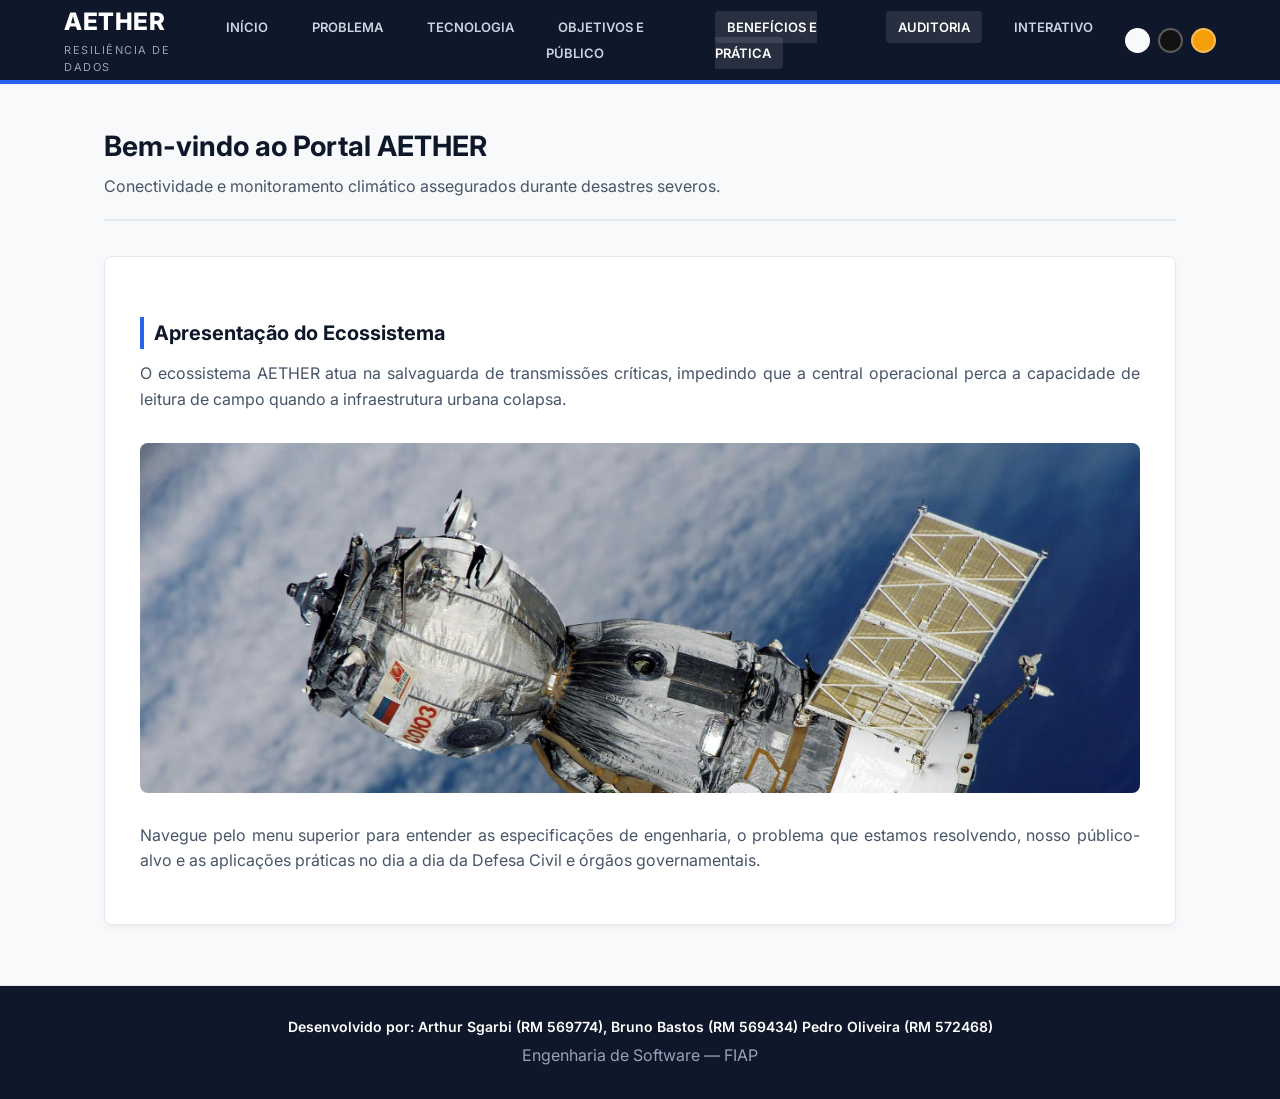
<file: index.html>
<!DOCTYPE html>
<html lang="pt-BR">
<head>
    <meta charset="UTF-8">
    <meta name="viewport" content="width=device-width, initial-scale=1.0">
    <meta name="description" content="Portal de Informações do Sistema AETHER.">
    <title>AETHER | Início</title>
    <link href="https://fonts.googleapis.com/css2?family=Inter:wght@400;600;700;800&display=swap" rel="stylesheet">
    <link rel="stylesheet" href="style.css">
</head>
<body>
    
    <header class="site-header" role="banner">
        <div class="header-container">
            <div class="site-logo">
                <h1>AETHER</h1>
                <span>Resiliência de Dados</span>
            </div>
            <nav class="main-navigation" aria-label="Navegação Principal">
                <ul>
                    
                    <li><a href="index.html">Início</a></li>
                    <li><a href="problema.html">Problema</a></li>
                    <li><a href="tecnologia.html">Tecnologia</a></li>
                    <li><a href="objetivos.html">Objetivos e Público</a></li>
                    <li><a href="beneficios.html" class="active">Benefícios e Prática</a></li>
                    <li><a href="logs.html" class="active">Auditoria</a></li>
                    <li><a href="interativo.html">Interativo</a></li>
                </ul>
            </nav>

             <div class="theme-switcher">
                <button class="theme-btn theme-default" onclick="changeTheme('default')" title="Tema Padrão"></button>
                <button class="theme-btn theme-dark" onclick="changeTheme('dark')" title="Modo Escuro"></button>
                <button class="theme-btn theme-emergency" onclick="changeTheme('emergency')" title="Modo Alerta"></button>
            </div>
        </div>
    </header>

    <main class="container" role="main">
        <header class="page-header">
            <h2>Bem-vindo ao Portal AETHER</h2>
            <p>Conectividade e monitoramento climático assegurados durante desastres severos.</p>
        </header>

        <article class="content-article">
            <h3>Apresentação do Ecossistema</h3>
            <p>O ecossistema AETHER atua na salvaguarda de transmissões críticas, impedindo que a central operacional perca a capacidade de leitura de campo quando a infraestrutura urbana colapsa.</p>
            
            <div class="hero-image">
                <img src="imagens/imagem 6.jpg" alt="Fotografia de satélite ilustrando a cobertura de monitoramento global.">
            </div>
            
            <p>Navegue pelo menu superior para entender as especificações de engenharia, o problema que estamos resolvendo, nosso público-alvo e as aplicações práticas no dia a dia da Defesa Civil e órgãos governamentais.</p>
        </article>
    </main>

    <footer class="site-footer" role="contentinfo">
        <p class="footer-team">Desenvolvido por: Arthur Sgarbi (RM 569774), Bruno Bastos (RM 569434) Pedro Oliveira (RM 572468)</p>
        <p>Engenharia de Software — FIAP</p>
    </footer>

    <script src="script.js"></script>
</body>
</html>
</file>
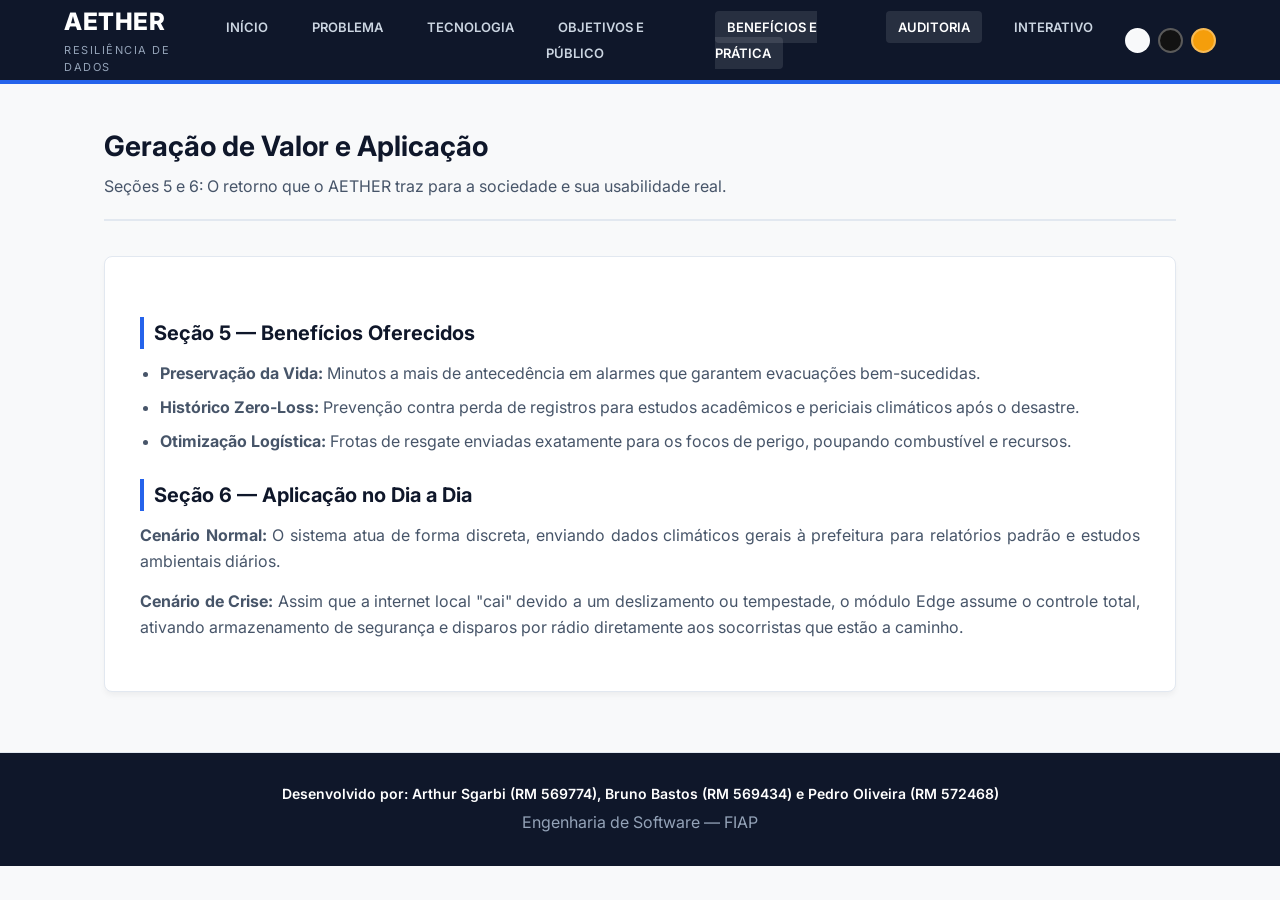
<file: beneficios.html>
<!DOCTYPE html>
<html lang="pt-BR">
<head>
    <meta charset="UTF-8">
    <meta name="viewport" content="width=device-width, initial-scale=1.0">
    <title>AETHER | Benefícios e Prática</title>
    <link href="https://fonts.googleapis.com/css2?family=Inter:wght@400;600;700;800&display=swap" rel="stylesheet">
    <link rel="stylesheet" href="style.css">
</head>
<body>

    <header class="site-header" role="banner">
        <div class="header-container">
            <div class="site-logo">
                <h1>AETHER</h1>
                <span>Resiliência de Dados</span>
            </div>
            <nav class="main-navigation" aria-label="Navegação Principal">
                <ul>
                    
                    <li><a href="index.html">Início</a></li>
                    <li><a href="problema.html">Problema</a></li>
                    <li><a href="tecnologia.html">Tecnologia</a></li>
                    <li><a href="objetivos.html">Objetivos e Público</a></li>
                    <li><a href="beneficios.html" class="active">Benefícios e Prática</a></li>
                    <li><a href="logs.html" class="active">Auditoria</a></li>
                    <li><a href="interativo.html">Interativo</a></li>
                </ul>
            </nav>
            
            <!-- OPÇÕES DE TROCA DE TEMA (BACKGROUND) -->
            <div class="theme-switcher">
                <button class="theme-btn theme-default" onclick="changeTheme('default')" title="Tema Padrão"></button>
                <button class="theme-btn theme-dark" onclick="changeTheme('dark')" title="Modo Escuro"></button>
                <button class="theme-btn theme-emergency" onclick="changeTheme('emergency')" title="Modo Alerta"></button>
            </div>
        </div>
    </header>

    <main class="container" role="main">
        <header class="page-header">
            <h2>Geração de Valor e Aplicação</h2>
            <p>Seções 5 e 6: O retorno que o AETHER traz para a sociedade e sua usabilidade real.</p>
        </header>

        <article class="content-article">
            <h3>Seção 5 — Benefícios Oferecidos</h3>
            <ul>
                <li><strong>Preservação da Vida:</strong> Minutos a mais de antecedência em alarmes que garantem evacuações bem-sucedidas.</li>
                <li><strong>Histórico Zero-Loss:</strong> Prevenção contra perda de registros para estudos acadêmicos e periciais climáticos após o desastre.</li>
                <li><strong>Otimização Logística:</strong> Frotas de resgate enviadas exatamente para os focos de perigo, poupando combustível e recursos.</li>
            </ul>

            <h3>Seção 6 — Aplicação no Dia a Dia</h3>
            <p><strong>Cenário Normal:</strong> O sistema atua de forma discreta, enviando dados climáticos gerais à prefeitura para relatórios padrão e estudos ambientais diários.</p>
            <p><strong>Cenário de Crise:</strong> Assim que a internet local "cai" devido a um deslizamento ou tempestade, o módulo Edge assume o controle total, ativando armazenamento de segurança e disparos por rádio diretamente aos socorristas que estão a caminho.</p>
        </article>
    </main>

    <footer class="site-footer" role="contentinfo">
        <p class="footer-team">Desenvolvido por: Arthur Sgarbi (RM 569774), Bruno Bastos (RM 569434) e Pedro Oliveira (RM 572468)</p>
        <p>Engenharia de Software — FIAP</p>
    </footer>

    <script src="script.js"></script>
</body>
</html>
</file>
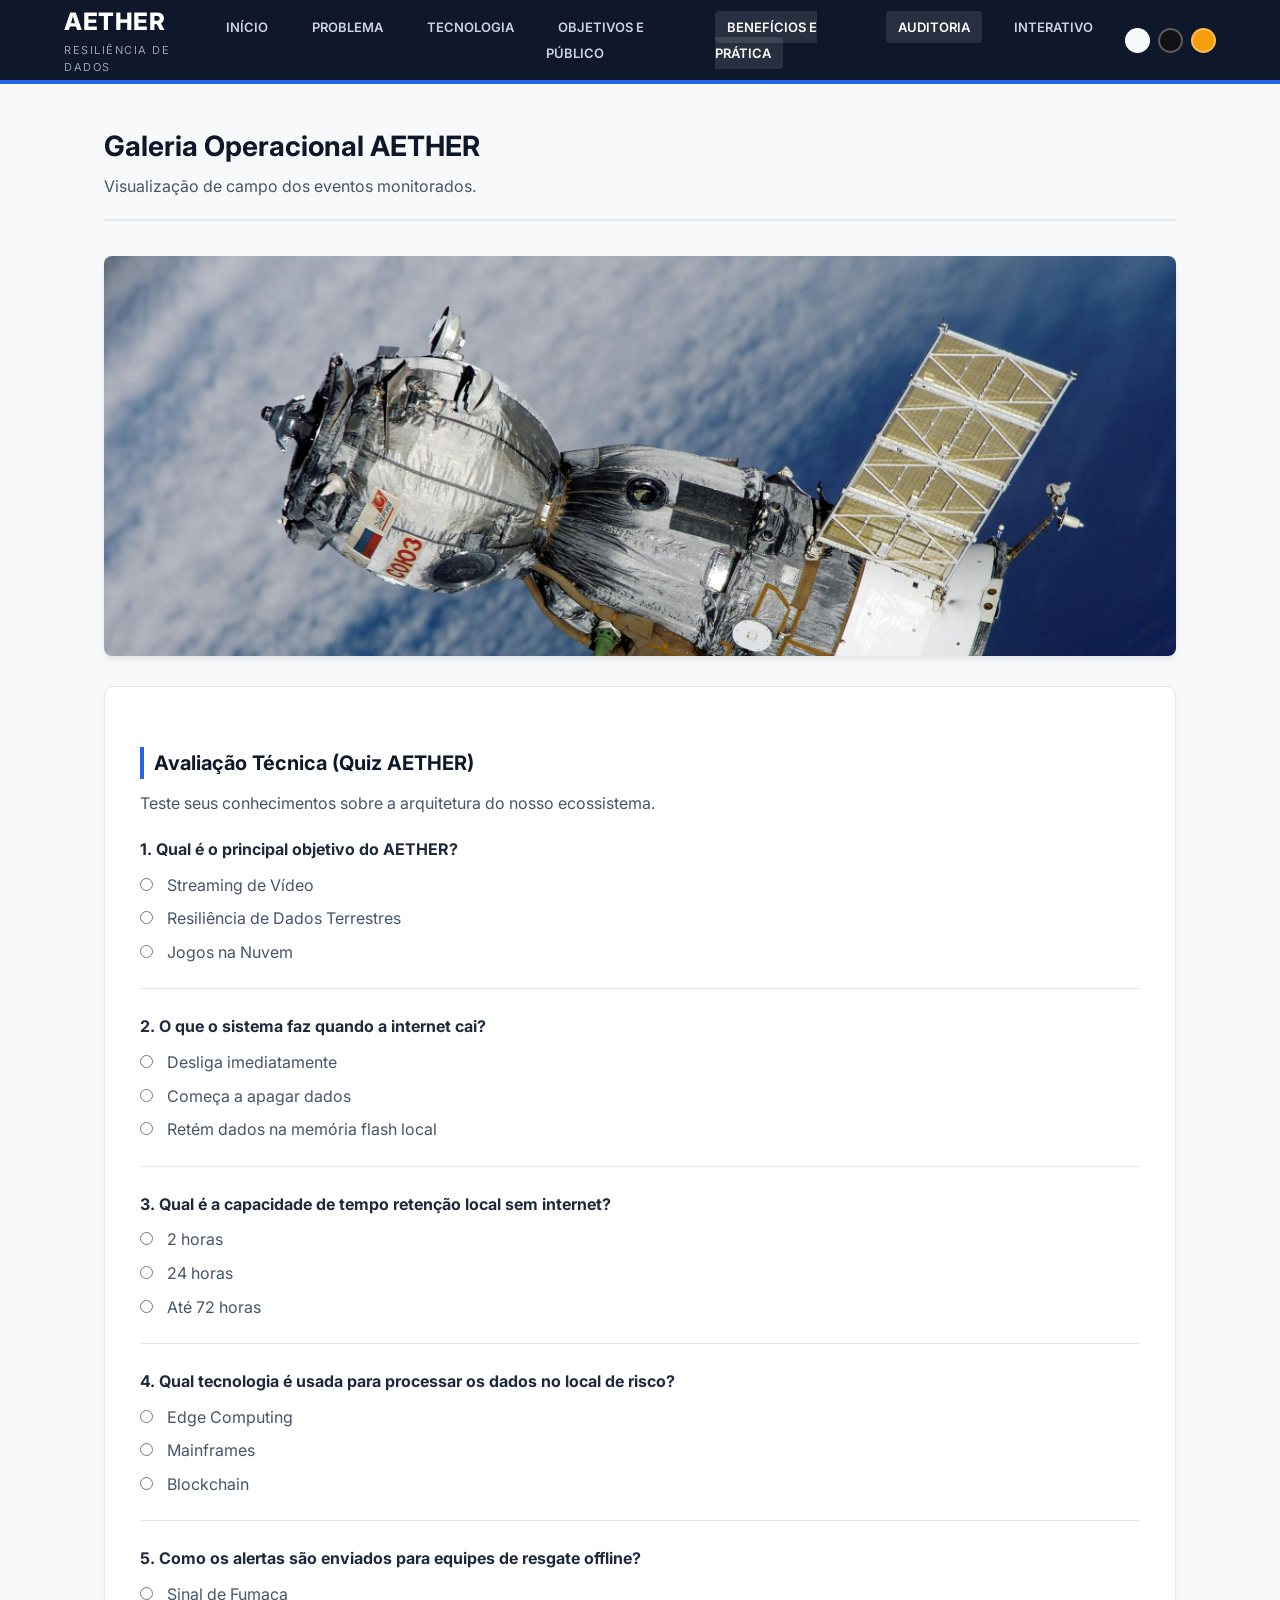
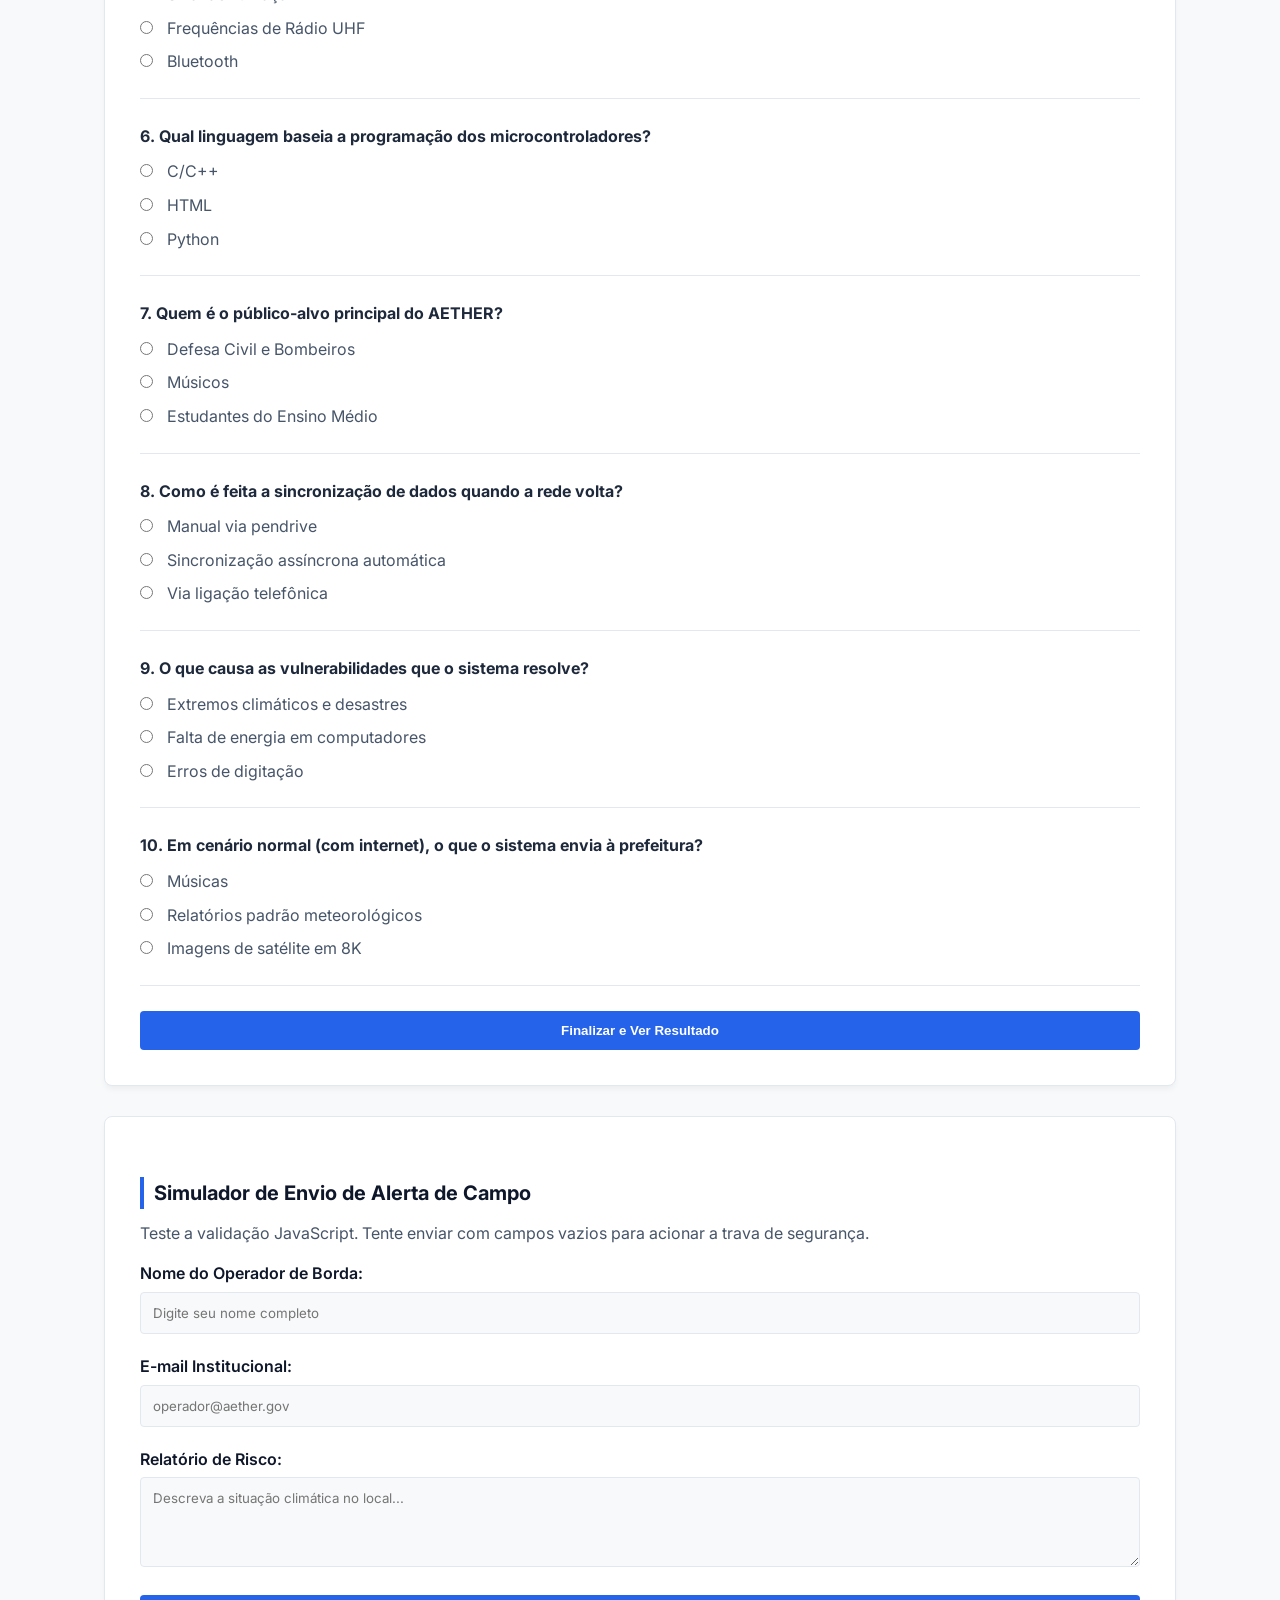
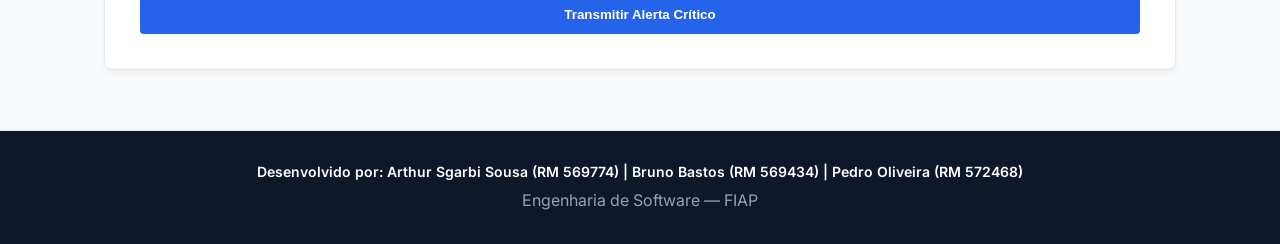
<file: interativo.html>
<!DOCTYPE html>
<html lang="pt-BR">
<head>
    <meta charset="UTF-8">
    <meta name="viewport" content="width=device-width, initial-scale=1.0">
    <title>AETHER | Hub Interativo</title>
    <link href="https://fonts.googleapis.com/css2?family=Inter:wght@400;600;700;800&display=swap" rel="stylesheet">
    <link rel="stylesheet" href="style.css">
</head>
<body>

    <header class="site-header" role="banner">
        <div class="header-container">
            <div class="site-logo">
                <h1>AETHER</h1>
                <span>Resiliência de Dados</span>
            </div>
            <nav class="main-navigation" aria-label="Navegação Principal">
                <ul>
                    
                    <li><a href="index.html">Início</a></li>
                    <li><a href="problema.html">Problema</a></li>
                    <li><a href="tecnologia.html">Tecnologia</a></li>
                    <li><a href="objetivos.html">Objetivos e Público</a></li>
                    <li><a href="beneficios.html" class="active">Benefícios e Prática</a></li>
                    <li><a href="logs.html" class="active">Auditoria</a></li>
                    <li><a href="interativo.html">Interativo</a></li>
                </ul>
            </nav>
            
            <!-- OPÇÕES DE TROCA DE TEMA -->
            <div class="theme-switcher">
                <button class="theme-btn theme-default" onclick="changeTheme('default')" title="Tema Padrão"></button>
                <button class="theme-btn theme-dark" onclick="changeTheme('dark')" title="Modo Escuro"></button>
                <button class="theme-btn theme-emergency" onclick="changeTheme('emergency')" title="Modo Alerta"></button>
            </div>
        </div>
    </header>

    <main class="container">
        
        <!-- SLIDESHOW -->
        <header class="page-header">
            <h2>Galeria Operacional AETHER</h2>
            <p>Visualização de campo dos eventos monitorados.</p>
        </header>
        <div class="slideshow-container">
            <div class="slide"><img src="imagens/imagem 6.jpg" alt="Imagem 1 - Satélite"></div>
            <div class="slide"><img src="imagens/imagem 10.avif" alt="Imagem 2 - Fogo Florestal"></div>
            <div class="slide"><img src="imagens/imagem 9.jpg" alt="Imagem 3 - Radar Meteorológico"></div>
        </div>

        <!-- QUIZ SOBRE O PROJETO -->
        <article class="content-article">
            <h3>Avaliação Técnica (Quiz AETHER)</h3>
            <p>Teste seus conhecimentos sobre a arquitetura do nosso ecossistema.</p>
            
            <div class="quiz-container" id="quizQuestions">

            </div>
            
            <button class="btn-submit" onclick="calcularQuiz()">Finalizar e Ver Resultado</button>
            <div id="quizResult"></div>
        </article>

    <!-- 3. FORMULÁRIO COM VALIDAÇÃO -->
        <article class="content-article">
            <h3>Simulador de Envio de Alerta de Campo</h3>
            <p>Teste a validação JavaScript. Tente enviar com campos vazios para acionar a trava de segurança.</p>
            
            <form id="contatoForm" onsubmit="validarFormulario(event)">
                <div class="form-group">
                    <label for="nome">Nome do Operador de Borda:</label>
                    <input type="text" id="nome" placeholder="Digite seu nome completo">
                </div>
                <div class="form-group">
                    <label for="email">E-mail Institucional:</label>
                    <input type="email" id="email" placeholder="operador@aether.gov">
                </div>
                <div class="form-group">
                    <label for="mensagem">Relatório de Risco:</label>
                    <textarea id="mensagem" rows="4" placeholder="Descreva a situação climática no local..."></textarea>
                </div>
                <button type="submit" class="btn-submit">Transmitir Alerta Crítico</button>
            </form>
        </article>

    </main>

    <footer class="site-footer">
        <p class="footer-team">Desenvolvido por: Arthur Sgarbi Sousa (RM 569774) | Bruno Bastos (RM 569434) | Pedro Oliveira (RM 572468)</p>
        <p>Engenharia de Software — FIAP</p>
    </footer>

    <script src="script.js"></script>
</body>
</html>
</file>
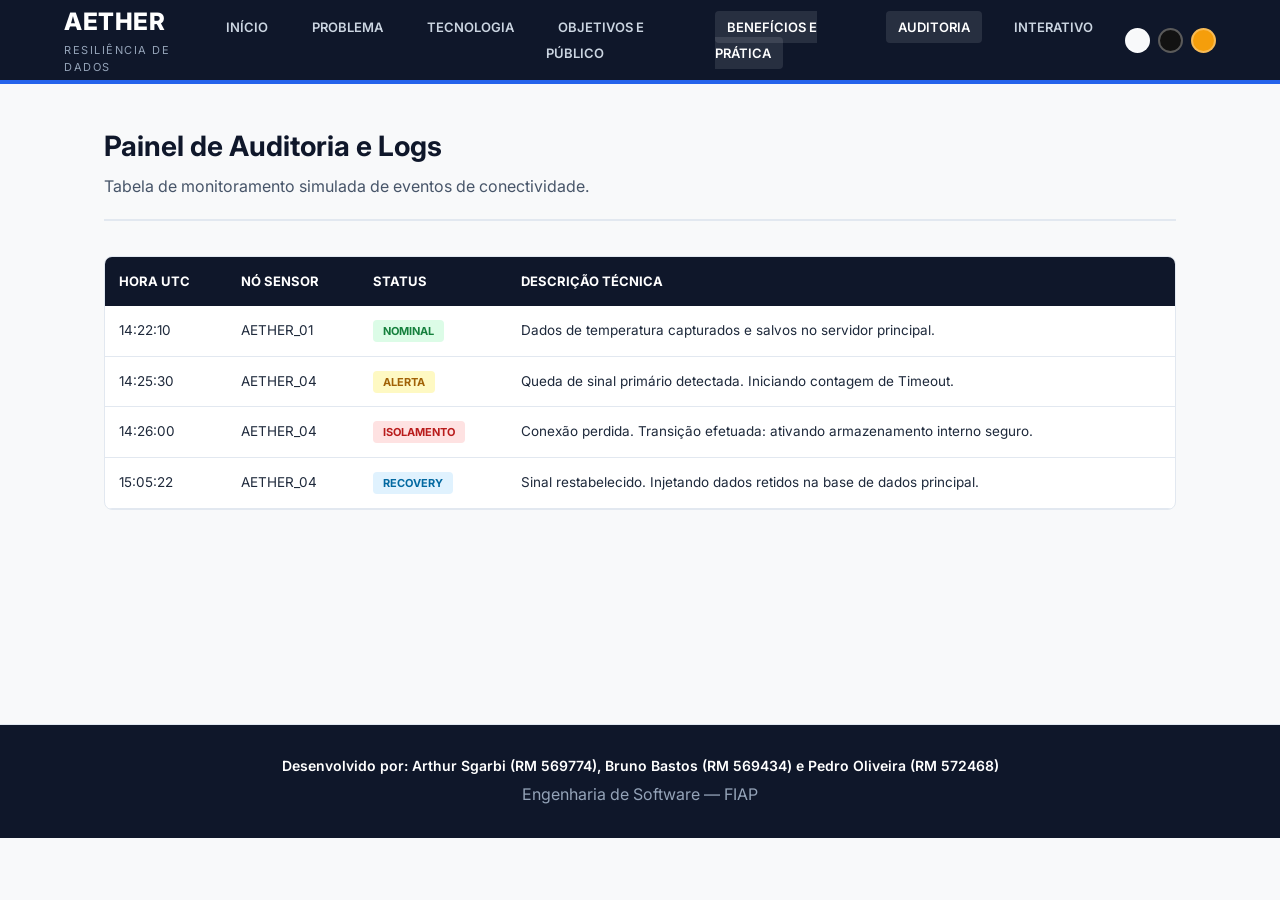
<file: logs.html>
<!DOCTYPE html>
<html lang="pt-BR">
<head>
    <meta charset="UTF-8">
    <meta name="viewport" content="width=device-width, initial-scale=1.0">
    <title>AETHER | Histórico de Auditoria</title>
    <link href="https://fonts.googleapis.com/css2?family=Inter:wght@400;600;700;800&display=swap" rel="stylesheet">
    <link rel="stylesheet" href="style.css">
</head>
<body>

    <header class="site-header" role="banner">
        <div class="header-container">
            <div class="site-logo">
                <h1>AETHER</h1>
                <span>Resiliência de Dados</span>
            </div>
            <nav class="main-navigation" aria-label="Navegação Principal">
                <ul>
                    <li><a href="index.html">Início</a></li>
                    <li><a href="problema.html">Problema</a></li>
                    <li><a href="tecnologia.html">Tecnologia</a></li>
                    <li><a href="objetivos.html">Objetivos e Público</a></li>
                    <li><a href="beneficios.html" class="active">Benefícios e Prática</a></li>
                    <li><a href="logs.html" class="active">Auditoria</a></li>
                    <li><a href="interativo.html">Interativo</a></li>
                </ul>
            </nav>
            
            <div class="theme-switcher">
                <button class="theme-btn theme-default" onclick="changeTheme('default')" title="Tema Padrão"></button>
                <button class="theme-btn theme-dark" onclick="changeTheme('dark')" title="Modo Escuro"></button>
                <button class="theme-btn theme-emergency" onclick="changeTheme('emergency')" title="Modo Alerta"></button>
            </div>
        </div>
    </header>

    <main class="container" role="main">
        <header class="page-header">
            <h2>Painel de Auditoria e Logs</h2>
            <p>Tabela de monitoramento simulada de eventos de conectividade.</p>
        </header>

        <section class="audit-panel" aria-label="Tabela de Eventos de Rede">
            <table class="audit-table">
                <thead>
                    <tr>
                        <th>Hora UTC</th>
                        <th>Nó Sensor</th>
                        <th>Status</th>
                        <th>Descrição Técnica</th>
                    </tr>
                </thead>
                <tbody>
                    <tr>
                        <td>14:22:10</td>
                        <td>AETHER_01</td>
                        <td><span class="status-badge badge-ok">NOMINAL</span></td>
                        <td>Dados de temperatura capturados e salvos no servidor principal.</td>
                    </tr>
                    <tr>
                        <td>14:25:30</td>
                        <td>AETHER_04</td>
                        <td><span class="status-badge badge-warn">ALERTA</span></td>
                        <td>Queda de sinal primário detectada. Iniciando contagem de Timeout.</td>
                    </tr>
                    <tr>
                        <td>14:26:00</td>
                        <td>AETHER_04</td>
                        <td><span class="status-badge badge-crit">ISOLAMENTO</span></td>
                        <td>Conexão perdida. Transição efetuada: ativando armazenamento interno seguro.</td>
                    </tr>
                    <tr>
                        <td>15:05:22</td>
                        <td>AETHER_04</td>
                        <td><span class="status-badge badge-info">RECOVERY</span></td>
                        <td>Sinal restabelecido. Injetando dados retidos na base de dados principal.</td>
                    </tr>
                </tbody>
            </table>
        </section>
    </main>

    <footer class="site-footer" role="contentinfo">
        <p class="footer-team">Desenvolvido por: Arthur Sgarbi (RM 569774), Bruno Bastos (RM 569434) e Pedro Oliveira (RM 572468)</p>
        <p>Engenharia de Software — FIAP</p>
    </footer>

    <script src="script.js"></script>
</body>
</html>
</file>
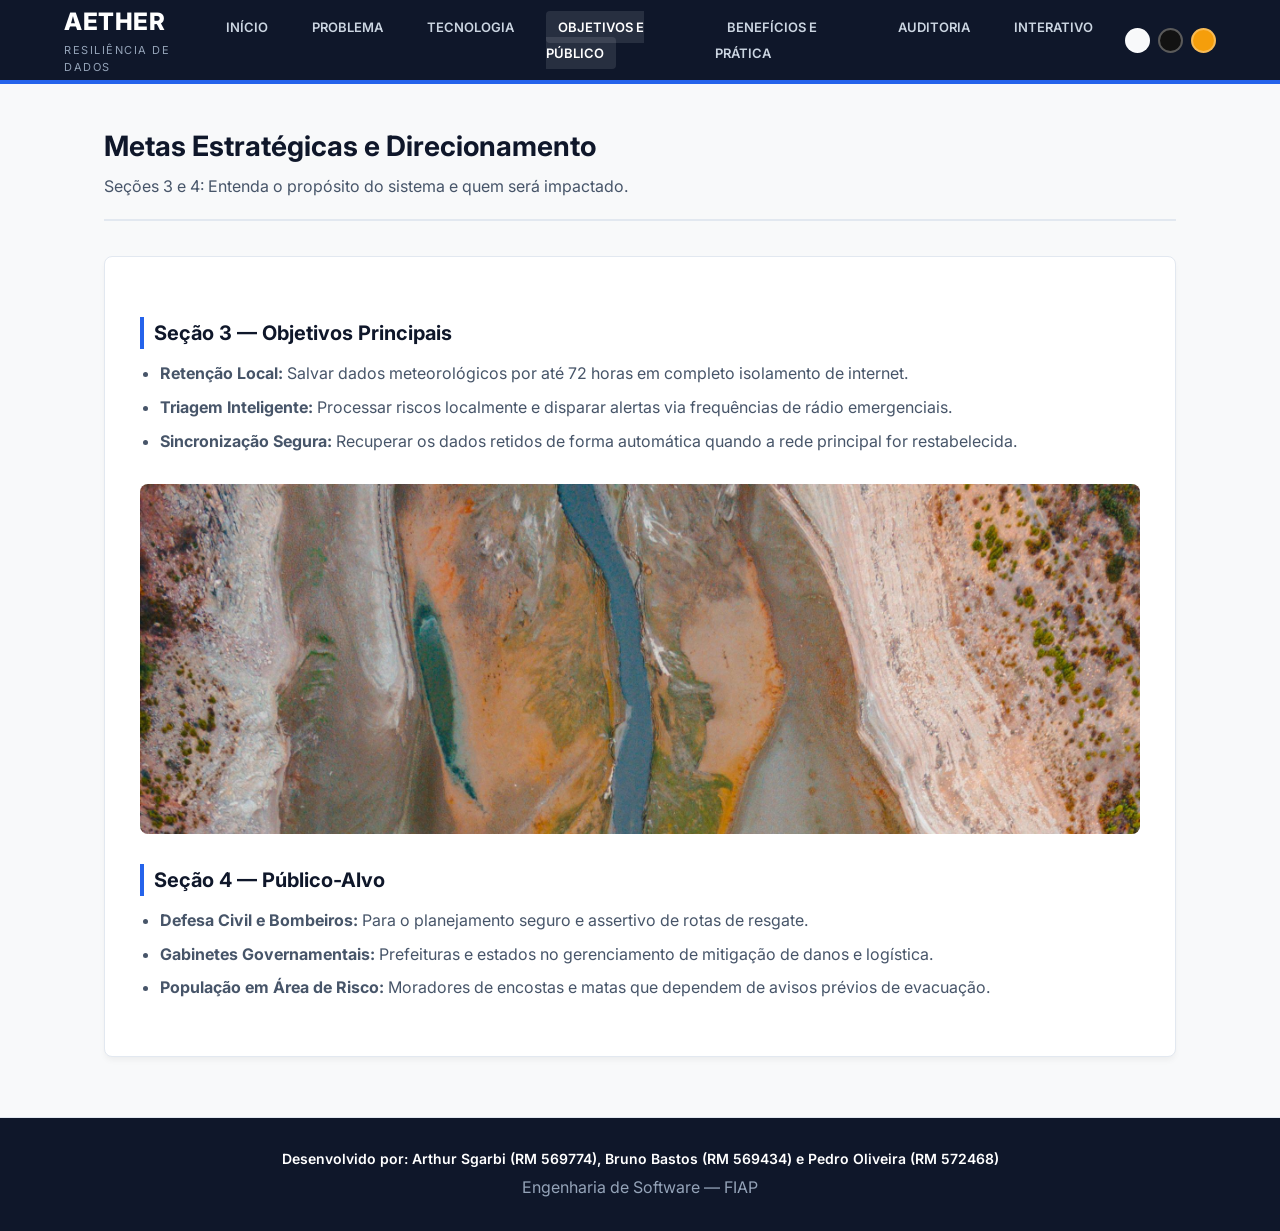
<file: objetivos.html>
<!DOCTYPE html>
<html lang="pt-BR">
<head>
    <meta charset="UTF-8">
    <meta name="viewport" content="width=device-width, initial-scale=1.0">
    <title>AETHER | Objetivos e Público</title>
    <link href="https://fonts.googleapis.com/css2?family=Inter:wght@400;600;700;800&display=swap" rel="stylesheet">
    <link rel="stylesheet" href="style.css">
</head>
<body>

    <header class="site-header" role="banner">
        <div class="header-container">
            <div class="site-logo">
                <h1>AETHER</h1>
                <span>Resiliência de Dados</span>
            </div>
            <nav class="main-navigation" aria-label="Navegação Principal">
                <ul>
                    <li><a href="index.html">Início</a></li>
                    <li><a href="problema.html">Problema</a></li>
                    <li><a href="tecnologia.html">Tecnologia</a></li>
                    <li><a href="objetivos.html" class="active">Objetivos e Público</a></li>
                    <li><a href="beneficios.html">Benefícios e Prática</a></li>
                    <li><a href="logs.html">Auditoria</a></li>
                    <li><a href="interativo.html">Interativo</a></li>
                </ul>
            </nav>
            
            <div class="theme-switcher">
                <button class="theme-btn theme-default" onclick="changeTheme('default')" title="Tema Padrão"></button>
                <button class="theme-btn theme-dark" onclick="changeTheme('dark')" title="Modo Escuro"></button>
                <button class="theme-btn theme-emergency" onclick="changeTheme('emergency')" title="Modo Alerta"></button>
            </div>
        </div>
    </header>

    <main class="container" role="main">
        <header class="page-header">
            <h2>Metas Estratégicas e Direcionamento</h2>
            <p>Seções 3 e 4: Entenda o propósito do sistema e quem será impactado.</p>
        </header>

        <article class="content-article">
            <h3>Seção 3 — Objetivos Principais</h3>
            <ul>
                <li><strong>Retenção Local:</strong> Salvar dados meteorológicos por até 72 horas em completo isolamento de internet.</li>
                <li><strong>Triagem Inteligente:</strong> Processar riscos localmente e disparar alertas via frequências de rádio emergenciais.</li>
                <li><strong>Sincronização Segura:</strong> Recuperar os dados retidos de forma automática quando a rede principal for restabelecida.</li>
            </ul>

            <div class="hero-image">
                <img src="imagens/imagem 9.jpg" alt="Imagem aérea de mananciais de água sob monitoramento.">
            </div>

            <h3>Seção 4 — Público-Alvo</h3>
            <ul>
                <li><strong>Defesa Civil e Bombeiros:</strong> Para o planejamento seguro e assertivo de rotas de resgate.</li>
                <li><strong>Gabinetes Governamentais:</strong> Prefeituras e estados no gerenciamento de mitigação de danos e logística.</li>
                <li><strong>População em Área de Risco:</strong> Moradores de encostas e matas que dependem de avisos prévios de evacuação.</li>
            </ul>
        </article>
    </main>

    <footer class="site-footer" role="contentinfo">
        <p class="footer-team">Desenvolvido por: Arthur Sgarbi (RM 569774), Bruno Bastos (RM 569434) e Pedro Oliveira (RM 572468)</p>
        <p>Engenharia de Software — FIAP</p>
    </footer>

    <script src="script.js"></script>
</body>
</html>
</file>
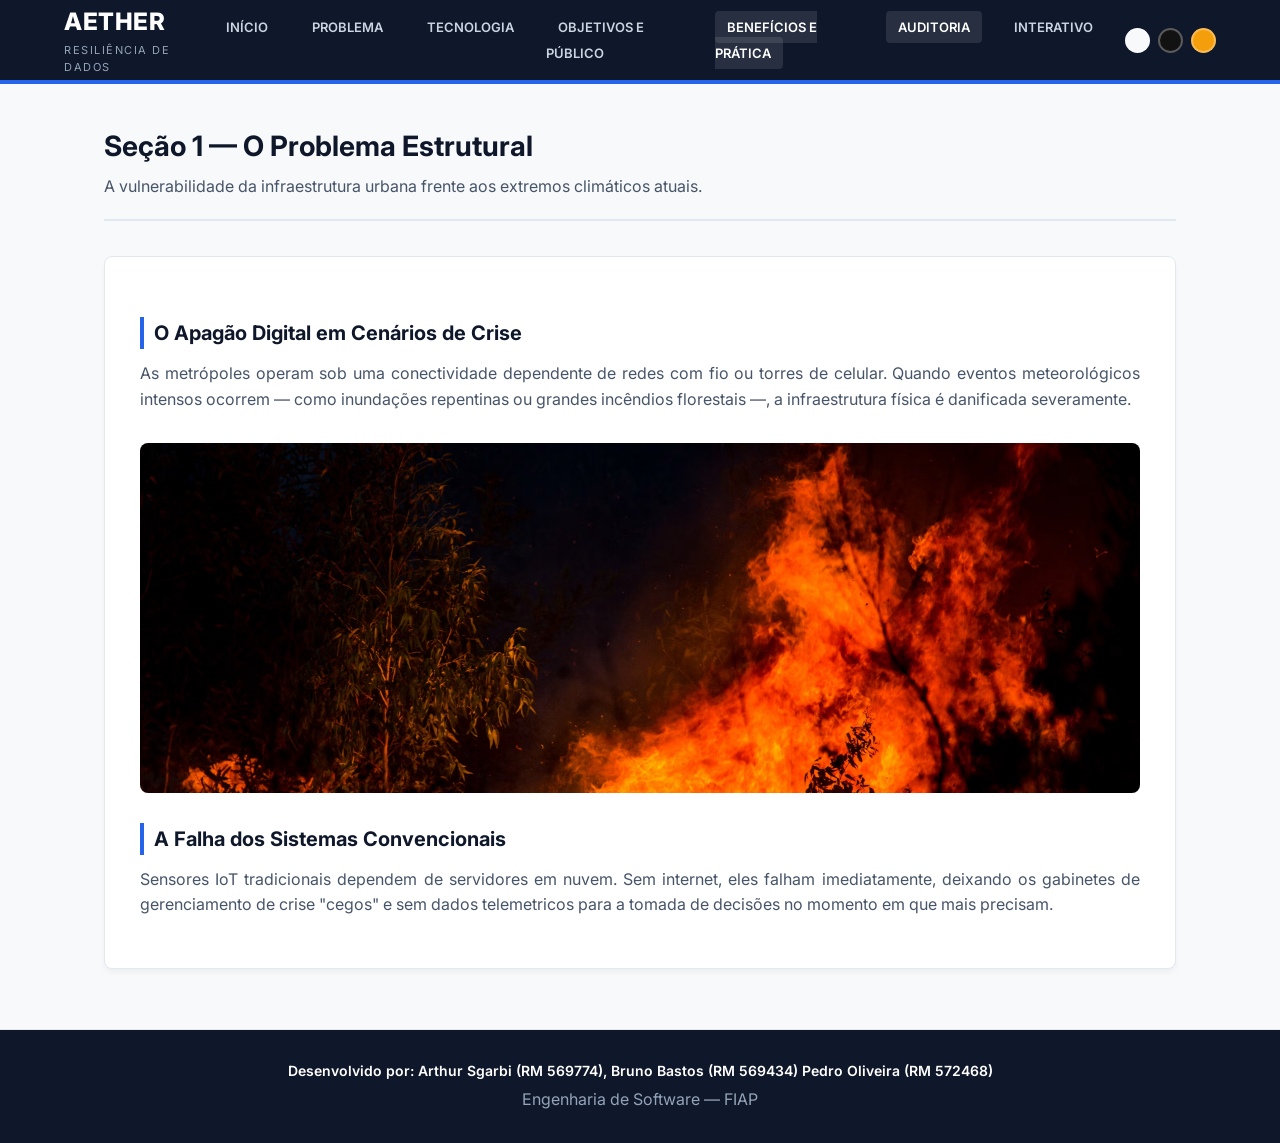
<file: problema.html>
<!DOCTYPE html>
<html lang="pt-BR">
<head>
    <meta charset="UTF-8">
    <meta name="viewport" content="width=device-width, initial-scale=1.0">
    <title>AETHER | O Problema</title>
    <link href="https://fonts.googleapis.com/css2?family=Inter:wght@400;600;700;800&display=swap" rel="stylesheet">
    <link rel="stylesheet" href="style.css">
</head>
<body>

    <header class="site-header" role="banner">
        <div class="header-container">
            <div class="site-logo">
                <h1>AETHER</h1>
                <span>Resiliência de Dados</span>
            </div>
            <nav class="main-navigation" aria-label="Navegação Principal">
                <ul>
                    
                    <li><a href="index.html">Início</a></li>
                    <li><a href="problema.html">Problema</a></li>
                    <li><a href="tecnologia.html">Tecnologia</a></li>
                    <li><a href="objetivos.html">Objetivos e Público</a></li>
                    <li><a href="beneficios.html" class="active">Benefícios e Prática</a></li>
                    <li><a href="logs.html" class="active">Auditoria</a></li>
                    <li><a href="interativo.html">Interativo</a></li>
                </ul>
            </nav>
            
            <div class="theme-switcher">
                <button class="theme-btn theme-default" onclick="changeTheme('default')" title="Tema Padrão"></button>
                <button class="theme-btn theme-dark" onclick="changeTheme('dark')" title="Modo Escuro"></button>
                <button class="theme-btn theme-emergency" onclick="changeTheme('emergency')" title="Modo Alerta"></button>
            </div>
        </div>
    </header>

    <main class="container" role="main">
        <header class="page-header">
            <h2>Seção 1 — O Problema Estrutural</h2>
            <p>A vulnerabilidade da infraestrutura urbana frente aos extremos climáticos atuais.</p>
        </header>

        <article class="content-article">
            <h3>O Apagão Digital em Cenários de Crise</h3>
            <p>As metrópoles operam sob uma conectividade dependente de redes com fio ou torres de celular. Quando eventos meteorológicos intensos ocorrem — como inundações repentinas ou grandes incêndios florestais —, a infraestrutura física é danificada severamente.</p>
            
            <div class="hero-image">
                <img src="imagens/imagem 10.avif" alt="Área florestal densa tomada por fogo durante incêndio noturno.">
            </div>
            
            <h3>A Falha dos Sistemas Convencionais</h3>
            <p>Sensores IoT tradicionais dependem de servidores em nuvem. Sem internet, eles falham imediatamente, deixando os gabinetes de gerenciamento de crise "cegos" e sem dados telemetricos para a tomada de decisões no momento em que mais precisam.</p>
        </article>
    </main>

    <footer class="site-footer" role="contentinfo">
        <p class="footer-team">Desenvolvido por: Arthur Sgarbi (RM 569774), Bruno Bastos (RM 569434) Pedro Oliveira (RM 572468)</p>
        <p>Engenharia de Software — FIAP</p>
    </footer>

    <script src="script.js"></script>
</body>
</html>
</file>
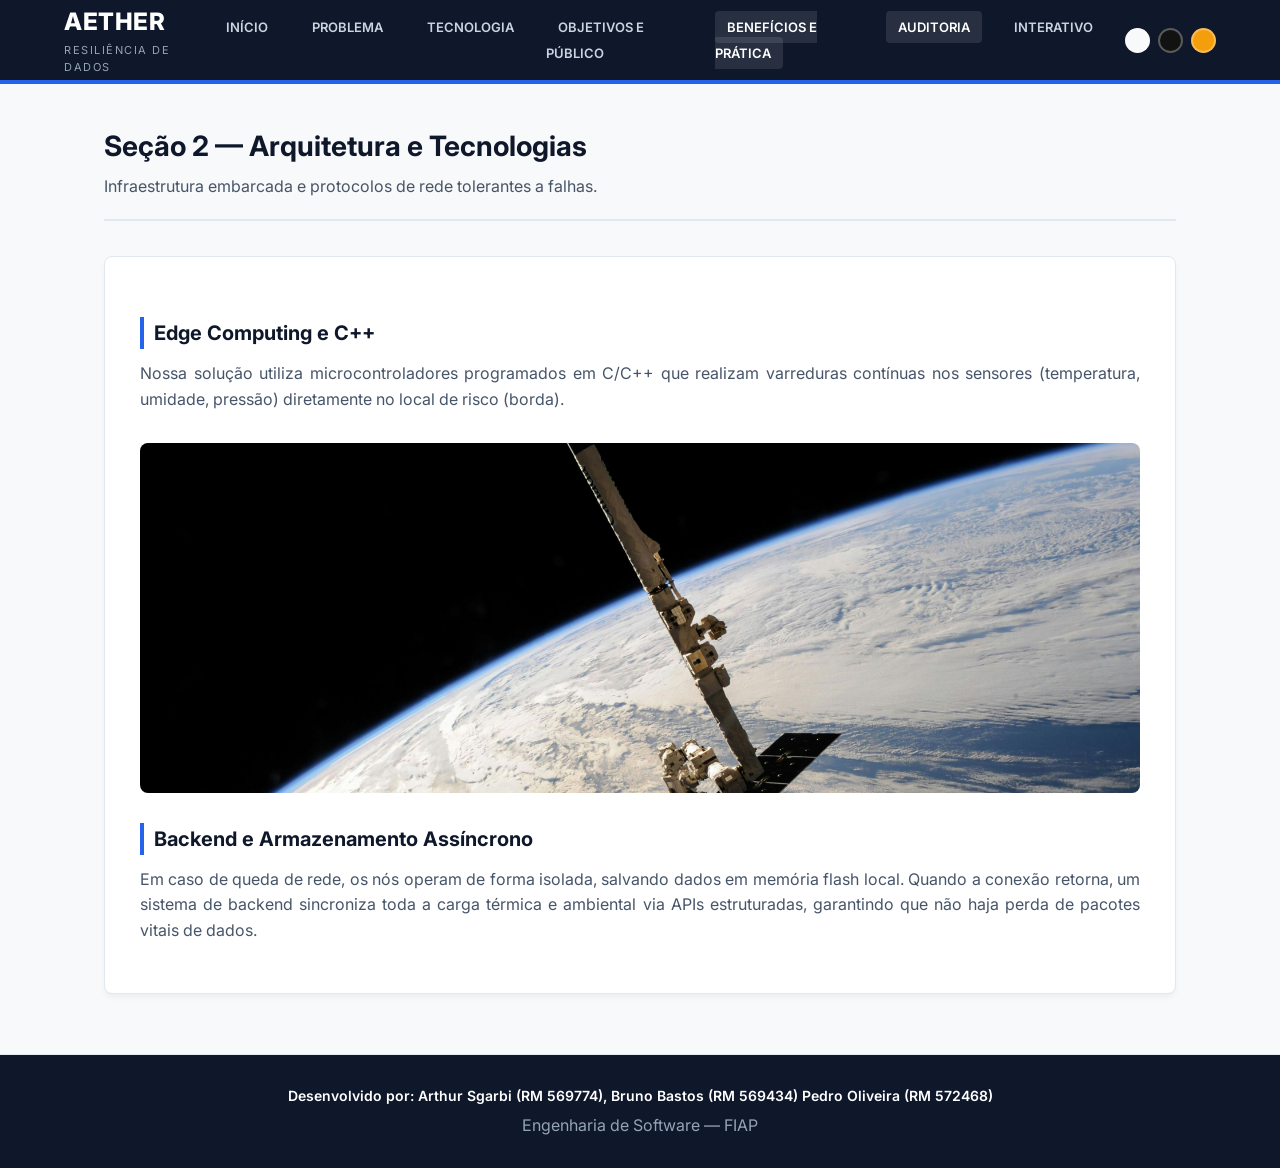
<file: tecnologia.html>
<!DOCTYPE html>
<html lang="pt-BR">
<head>
    <meta charset="UTF-8">
    <meta name="viewport" content="width=device-width, initial-scale=1.0">
    <title>AETHER | Tecnologias Utilizadas</title>
    <link href="https://fonts.googleapis.com/css2?family=Inter:wght@400;600;700;800&display=swap" rel="stylesheet">
    <link rel="stylesheet" href="style.css">
</head>
<body>

    <header class="site-header" role="banner">
        <div class="header-container">
            <div class="site-logo">
                <h1>AETHER</h1>
                <span>Resiliência de Dados</span>
            </div>
            <nav class="main-navigation" aria-label="Navegação Principal">
                <ul>
                  
                    <li><a href="index.html">Início</a></li>
                    <li><a href="problema.html">Problema</a></li>
                    <li><a href="tecnologia.html">Tecnologia</a></li>
                    <li><a href="objetivos.html">Objetivos e Público</a></li>
                    <li><a href="beneficios.html" class="active">Benefícios e Prática</a></li>
                    <li><a href="logs.html" class="active">Auditoria</a></li>
                    <li><a href="interativo.html">Interativo</a></li>
                </ul>
            </nav>
            
          
            <div class="theme-switcher">
                <button class="theme-btn theme-default" onclick="changeTheme('default')" title="Tema Padrão"></button>
                <button class="theme-btn theme-dark" onclick="changeTheme('dark')" title="Modo Escuro"></button>
                <button class="theme-btn theme-emergency" onclick="changeTheme('emergency')" title="Modo Alerta"></button>
            </div>
        </div>
    </header>
    <main class="container" role="main">
        <header class="page-header">
            <h2>Seção 2 — Arquitetura e Tecnologias</h2>
            <p>Infraestrutura embarcada e protocolos de rede tolerantes a falhas.</p>
        </header>

        <article class="content-article">
            <h3>Edge Computing e C++</h3>
            <p>Nossa solução utiliza microcontroladores programados em C/C++ que realizam varreduras contínuas nos sensores (temperatura, umidade, pressão) diretamente no local de risco (borda).</p>

            <div class="hero-image">
                <img src="imagens/imagem 5.jpg" alt="Imagem de radar meteorológico captando variações climáticas.">
            </div>

            <h3>Backend e Armazenamento Assíncrono</h3>
            <p>Em caso de queda de rede, os nós operam de forma isolada, salvando dados em memória flash local. Quando a conexão retorna, um sistema de backend sincroniza toda a carga térmica e ambiental via APIs estruturadas, garantindo que não haja perda de pacotes vitais de dados.</p>
        </article>
    </main>

    <footer class="site-footer" role="contentinfo">
        <p class="footer-team">Desenvolvido por: Arthur Sgarbi (RM 569774), Bruno Bastos (RM 569434) Pedro Oliveira (RM 572468)</p>
        <p>Engenharia de Software — FIAP</p>
    </footer>

    <script src="script.js"></script>
</body>
</html>
</file>
<file: style.css>
*, *::before, *::after {
    box-sizing: border-box;
    margin: 0;
    padding: 0;
}

:root {
    --bg-page: #f8f9fa;        
    --bg-surface: #ffffff;     
    --text-primary: #1e293b;   
    --text-secondary: #475569; 
    --brand-blue: #0f172a;     
    --brand-accent: #2563eb;   
    --alert-red: #dc2626;      
    --border-color: #e2e8f0;   
    --font-global: 'Inter', sans-serif;
}

body {
    background-color: var(--bg-page);
    color: var(--text-primary);
    font-family: var(--font-global);
    line-height: 1.6;
    font-size: 16px;
    -webkit-font-smoothing: antialiased;
}


.site-header {
    background-color: var(--brand-blue);
    color: var(--bg-surface);
    padding: 0 5%;
    border-bottom: 4px solid var(--brand-accent);
}

.header-container {
    max-width: 1200px;
    margin: 0 auto;
    display: flex;
    justify-content: space-between;
    align-items: center;
    height: 80px;
}

.site-logo h1 { font-size: 24px; font-weight: 800; letter-spacing: 0.5px; }
.site-logo span { font-size: 11px; color: #94a3b8; text-transform: uppercase; letter-spacing: 1.5px; display: block; }

.main-navigation ul { list-style: none; display: flex; gap: 20px; }
.main-navigation a {
    text-decoration: none;
    color: #cbd5e1;
    font-weight: 600;
    font-size: 13px;
    text-transform: uppercase;
    transition: color 0.2s ease, background-color 0.2s ease;
    padding: 8px 12px;
    border-radius: 4px;
}
.main-navigation a:hover, .main-navigation a.active {
    color: var(--bg-surface);
    background-color: rgba(255, 255, 255, 0.1);
}


.container {
    max-width: 1200px;
    margin: 40px auto;
    padding: 0 5%;
    min-height: 60vh;
}

.page-header {
    margin-bottom: 35px;
    border-bottom: 2px solid var(--border-color);
    padding-bottom: 20px;
}
.page-header h2 { font-size: 28px; color: var(--brand-blue); font-weight: 700; }
.page-header p { color: var(--text-secondary); font-size: 16px; margin-top: 5px; }


.content-article {
    background-color: var(--bg-surface);
    border: 1px solid var(--border-color);
    border-radius: 8px;
    padding: 35px;
    margin-bottom: 30px;
    box-shadow: 0 4px 6px -1px rgba(0, 0, 0, 0.05);
}

.content-article h3 { 
    color: var(--brand-blue); 
    font-size: 20px; 
    margin-top: 25px; 
    margin-bottom: 12px; 
    border-left: 4px solid var(--brand-accent); 
    padding-left: 10px; 
}
.content-article p { margin-bottom: 15px; color: var(--text-secondary); text-align: justify; }
.content-article ul { margin-left: 20px; margin-bottom: 20px; color: var(--text-secondary); }
.content-article li { margin-bottom: 8px; }


.hero-image {
    width: 100%;
    border-radius: 8px;
    overflow: hidden;
    margin: 30px 0;
    max-height: 350px;
    background-color: #f1f5f9;
}
.hero-image img {
    width: 100%;
    height: 100%;
    object-fit: cover;
    display: block;
}


.audit-panel { background-color: var(--bg-surface); border: 1px solid var(--border-color); border-radius: 8px; overflow-x: auto; }
.audit-table { width: 100%; border-collapse: collapse; text-align: left; min-width: 600px; }
.audit-table th { background-color: var(--brand-blue); color: var(--bg-surface); padding: 14px; font-size: 13px; text-transform: uppercase; }
.audit-table td { padding: 14px; border-bottom: 1px solid var(--border-color); font-size: 13.5px; }
.audit-table tr:hover { background-color: #f8fafc; }

.status-badge { padding: 4px 10px; border-radius: 4px; font-size: 11px; font-weight: 700; text-transform: uppercase; }
.badge-info { background-color: #e0f2fe; color: #0369a1; }
.badge-ok { background-color: #dcfce7; color: #15803d; }
.badge-warn { background-color: #fef9c3; color: #a16207; }
.badge-crit { background-color: #fee2e2; color: #b91c1c; }


.site-footer {
    background-color: var(--brand-blue);
    color: #94a3b8;
    text-align: center;
    padding: 30px 20px;
    margin-top: 60px;
    border-top: 1px solid var(--border-color);
}
.footer-team { color: var(--bg-surface); font-weight: 600; font-size: 14px; margin-bottom: 5px; }

:root {
    transition: background-color 0.3s ease, color 0.3s ease;
}


[data-theme="dark"] {
    --bg-page: #121212;
    --bg-surface: #1e1e1e;
    --text-primary: #f1f5f9;
    --text-secondary: #cbd5e1;
    --brand-blue: #020617;
    --border-color: #334155;
}

[data-theme="emergency"] {
    --bg-page: #fffbeb;
    --bg-surface: #fef3c7;
    --text-primary: #78350f;
    --text-secondary: #92400e;
    --brand-blue: #b45309;
    --brand-accent: #d97706;
    --border-color: #fcd34d;
}


.theme-switcher { display: flex; gap: 8px; margin-left: 20px; }
.theme-btn {
    border: 2px solid rgba(255,255,255,0.3);
    border-radius: 50%;
    width: 25px;
    height: 25px;
    cursor: pointer;
    transition: transform 0.2s;
}
.theme-btn:hover { transform: scale(1.1); }
.theme-default { background-color: #f8f9fa; }
.theme-dark { background-color: #121212; }
.theme-emergency { background-color: #f59e0b; }


.slideshow-container {
    position: relative;
    max-width: 100%;
    margin: 30px auto;
    border-radius: 8px;
    overflow: hidden;
    box-shadow: 0 4px 6px -1px rgba(0, 0, 0, 0.1);
}
.slide { display: none; width: 100%; max-height: 400px; }
.slide img { width: 100%; height: 100%; object-fit: cover; display: block; }
.slide.active { display: block; animation: fade 1.5s; }
@keyframes fade { from { opacity: .4 } to { opacity: 1 } }

/* --- FORMULÁRIOS --- */
.form-group { margin-bottom: 20px; }
.form-group label { display: block; font-weight: 600; margin-bottom: 5px; color: var(--brand-blue); }
.form-group input, .form-group textarea {
    width: 100%; padding: 12px; border: 1px solid var(--border-color);
    border-radius: 4px; background-color: var(--bg-page); color: var(--text-primary); font-family: var(--font-global);
}
.btn-submit {
    background-color: var(--brand-accent); color: white; padding: 12px 24px;
    border: none; border-radius: 4px; cursor: pointer; font-weight: bold; width: 100%;
}
.btn-submit:hover { background-color: var(--brand-blue); }

/* --- QUIZ DINÂMICO --- */
.quiz-container { margin-top: 20px; }
.quiz-question { margin-bottom: 25px; padding-bottom: 15px; border-bottom: 1px solid var(--border-color); }
.quiz-question h4 { margin-bottom: 10px; color: var(--text-primary); }
.quiz-options label { display: block; margin-bottom: 8px; cursor: pointer; color: var(--text-secondary); }
.quiz-options input { margin-right: 10px; }
#quizResult { margin-top: 20px; padding: 15px; border-radius: 4px; font-weight: 700; text-align: center; display: none; }
</file>
